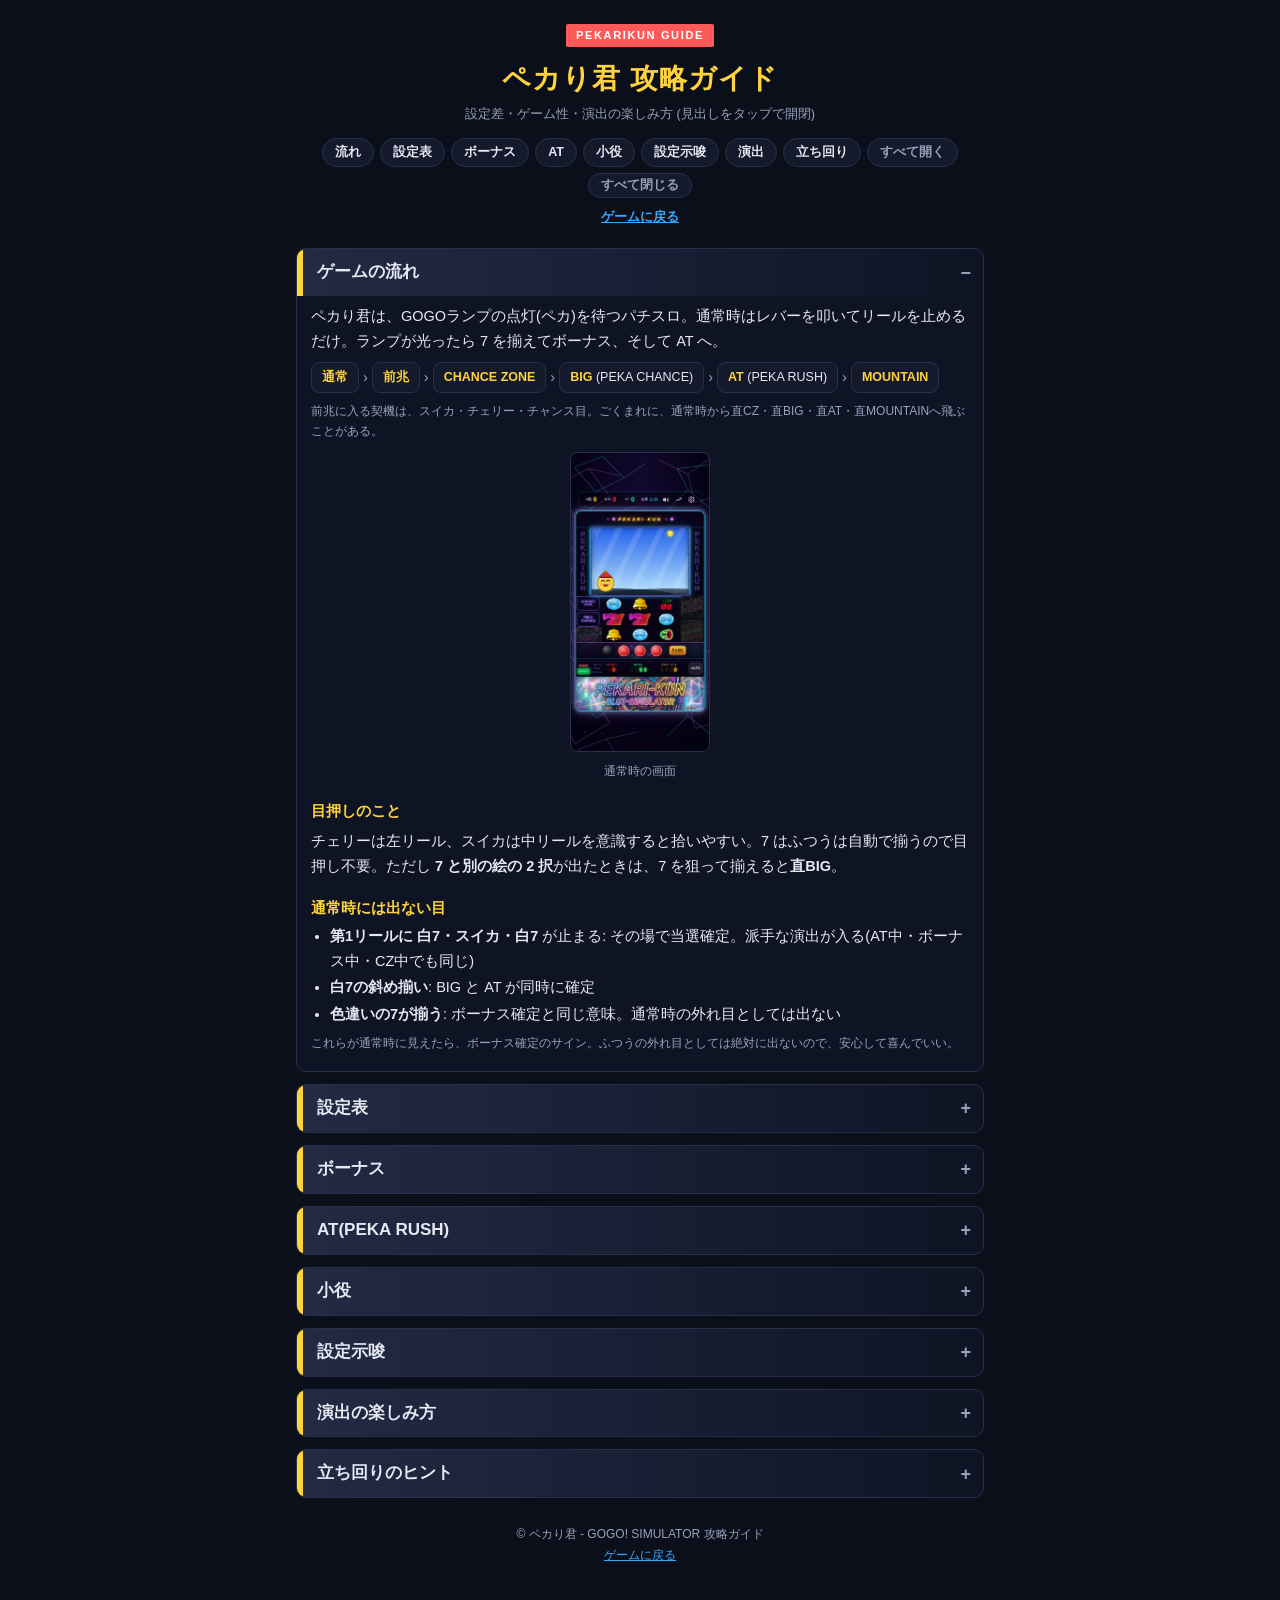
<file: guide.html>
<!DOCTYPE html>
<html lang="ja">
<head>
<meta charset="UTF-8">
<meta name="viewport" content="width=device-width, initial-scale=1">
<title>ペカり君 攻略ガイド</title>
<style>
:root{--bg:#0b0f1a;--card:#141a2b;--line:#27314d;--tx:#e6e9f2;--sub:#98a2bd;--acc:#ffd23f;--blue:#38a8ff;--red:#ff5a5a}
*{box-sizing:border-box}
body{margin:0;background:var(--bg);color:var(--tx);font-family:-apple-system,"Hiragino Sans","Noto Sans JP",sans-serif;line-height:1.7;font-size:14.5px}
.wrap{max-width:720px;margin:0 auto;padding:0 16px 40px}
header{padding:22px 0 8px;text-align:center}
header .kicker{display:inline-block;background:var(--red);color:#fff;font-weight:800;font-size:11px;letter-spacing:.15em;padding:2px 10px;border-radius:2px}
header h1{margin:8px 0 2px;font-size:28px;font-weight:900;color:var(--acc);letter-spacing:.04em}
header p{margin:0;color:var(--sub);font-size:12.5px}
nav{display:flex;flex-wrap:wrap;gap:6px;justify-content:center;margin:12px 0 6px}
nav a,nav button{color:var(--tx);text-decoration:none;border:1px solid var(--line);background:var(--card);border-radius:999px;padding:3px 12px;font-size:12.5px;font-weight:700;font-family:inherit;cursor:pointer}
nav button{color:var(--sub)}
.back{display:block;text-align:center;margin:4px 0 0}
.back a{color:var(--blue);font-size:13px;font-weight:700}
details.sec{margin-top:12px;border:1px solid var(--line);border-radius:10px;background:#0f1424;overflow:hidden}
details.sec>summary{list-style:none;cursor:pointer;font-size:17px;font-weight:900;padding:9px 12px 9px 14px;border-left:6px solid var(--acc);background:linear-gradient(90deg,#222a44,transparent);display:flex;align-items:center;justify-content:space-between}
details.sec>summary::-webkit-details-marker{display:none}
details.sec>summary::after,details.tip>summary::after,details.sub>summary::after{content:"+";color:var(--sub);font-weight:700;font-size:18px;line-height:1;margin-left:8px}
details[open]>summary::after{content:"\2212"}
.body{padding:2px 14px 12px}
h3{font-size:15px;margin:16px 0 4px;color:var(--acc);font-weight:800}
p{margin:6px 0}
.tbl{overflow-x:auto;margin:8px 0;border:1px solid var(--line);border-radius:8px}
table{border-collapse:collapse;width:100%;min-width:460px;font-size:12.5px}
th,td{padding:5px 7px;text-align:center;border-bottom:1px solid var(--line);white-space:nowrap}
th{background:#1c2440;color:var(--sub);font-weight:700}
td:first-child,th:first-child{text-align:left;position:sticky;left:0;background:#171e35}
tr:last-child td{border-bottom:0}
.note{font-size:12px;color:var(--sub)}
.fig{margin:10px 0;text-align:center}
.fig img{max-width:100%;max-height:230px;border:1px solid var(--line);border-radius:8px;background:#000}
.fig.pair,.fig.trio{display:flex;gap:6px;justify-content:center;align-items:flex-start}
.fig.pair img{width:calc(50% - 3px);max-height:none;object-fit:contain}
.fig.trio img{width:calc(33.3% - 4px);max-height:none;object-fit:contain}
.fig.tall img{max-height:300px}
.fig figcaption,.cap{font-size:11.5px;color:var(--sub);margin-top:3px;text-align:center}
details.tip,details.sub{background:var(--card);border:1px solid var(--line);border-radius:8px;margin:8px 0}
details.tip>summary,details.sub>summary{list-style:none;cursor:pointer;padding:7px 12px;font-weight:800;font-size:14px;display:flex;align-items:center}
details.tip>summary::-webkit-details-marker,details.sub>summary::-webkit-details-marker{display:none}
details.tip>summary .lbl{flex:none}
details.tip>summary .tt{flex:1}
details.tip>.in{padding:0 12px 10px;font-size:13.5px}
details.sub>summary{color:var(--acc);font-size:14.5px;background:#10162a;border-radius:8px}
details.sub>.in{padding:2px 8px 6px}
.lbl{display:inline-block;background:var(--blue);color:#06101c;font-weight:900;font-size:10.5px;padding:0 7px;border-radius:3px;margin-right:7px;white-space:nowrap}
.hot>summary .lbl{background:var(--red);color:#fff}
.cool>summary .lbl{background:#7b86a8}
ul{margin:4px 0;padding-left:19px}
li{margin:2px 0}
.flow{display:flex;flex-wrap:wrap;gap:4px;align-items:center;margin:8px 0}
.flow div{background:var(--card);border:1px solid var(--line);border-radius:8px;padding:4px 10px;font-size:12.5px}
.flow div b{color:var(--acc)}
.flow i{color:var(--sub);font-style:normal}
.col{border:2px dashed var(--line);border-radius:10px;padding:8px 12px;margin:12px 0 0;font-size:13px;color:var(--sub)}
.col b{color:var(--tx)}
footer{text-align:center;color:var(--sub);font-size:12px;margin-top:26px}
</style>
</head>
<body>
<div class="wrap">
<header>
  <span class="kicker">PEKARIKUN GUIDE</span>
  <h1>ペカり君 攻略ガイド</h1>
  <p>設定差・ゲーム性・演出の楽しみ方 (見出しをタップで開閉)</p>
  <nav>
<a href="#system">流れ</a><a href="#table">設定表</a><a href="#bonus">ボーナス</a><a href="#at">AT</a><a href="#roles">小役</a><a href="#hints">設定示唆</a><a href="#fx">演出</a><a href="#tips">立ち回り</a>
<button type="button" id="open-all">すべて開く</button><button type="button" id="close-all">すべて閉じる</button>
</nav>
  <div class="back"><a href="index.html">ゲームに戻る</a></div>
</header>

<details class="sec" id="system" open><summary>ゲームの流れ</summary><div class="body">
<p>ペカり君は、GOGOランプの点灯(ペカ)を待つパチスロ。通常時はレバーを叩いてリールを止めるだけ。ランプが光ったら 7 を揃えてボーナス、そして AT へ。</p>
<div class="flow"><div><b>通常</b></div><i>›</i><div><b>前兆</b></div><i>›</i><div><b>CHANCE ZONE</b></div><i>›</i><div><b>BIG</b> (PEKA CHANCE)</div><i>›</i><div><b>AT</b> (PEKA RUSH)</div><i>›</i><div><b>MOUNTAIN</b></div></div>
<p class="note">前兆に入る契機は、スイカ・チェリー・チャンス目。ごくまれに、通常時から直CZ・直BIG・直AT・直MOUNTAINへ飛ぶことがある。</p>
<figure class="fig tall"><img loading="lazy" src="assets/img/guide/main.png" alt="通常時の画面"><figcaption>通常時の画面</figcaption></figure>
<h3>目押しのこと</h3>
<p>チェリーは左リール、スイカは中リールを意識すると拾いやすい。7 はふつうは自動で揃うので目押し不要。ただし <b>7 と別の絵の 2 択</b>が出たときは、7 を狙って揃えると<b>直BIG</b>。</p>
<h3>通常時には出ない目</h3>
<ul>
<li><b>第1リールに 白7・スイカ・白7</b> が止まる: その場で当選確定。派手な演出が入る(AT中・ボーナス中・CZ中でも同じ)</li>
<li><b>白7の斜め揃い</b>: BIG と AT が同時に確定</li>
<li><b>色違いの7が揃う</b>: ボーナス確定と同じ意味。通常時の外れ目としては出ない</li>
</ul>
<p class="note">これらが通常時に見えたら、ボーナス確定のサイン。ふつうの外れ目としては絶対に出ないので、安心して喜んでいい。</p>
</div></details>
<details class="sec" id="table"><summary>設定表</summary><div class="body">
<p>設定は 1〜6 の 6 段階。高いほどボーナスが軽く、ATにも入りやすい。数値はシミュレーション上の目安。「ランダム」を選ぶと設定は内部で決まる。</p>
<div class="tbl"><table>
<tr><th></th><th>設定1</th><th>設定2</th><th>設定3</th><th>設定4</th><th>設定5</th><th>設定6</th></tr>
<tr><td>機械割</td><td>約100%</td><td>約103%</td><td>約106%</td><td>約110%</td><td>約115%</td><td>約120%</td></tr>
<tr><td>ボーナス(基本)※</td><td>1/772</td><td>1/745</td><td>1/724</td><td>1/673</td><td>1/639</td><td>1/623</td></tr>
<tr><td>AT突入率(低ランク)※</td><td>20%</td><td>21%</td><td>22%</td><td>23%</td><td>24%</td><td>25%</td></tr>
<tr><td>AT突入率(高ランク)※</td><td>76%</td><td>77%</td><td>79%</td><td>80%</td><td>82%</td><td>84%</td></tr>
<tr><td>ATタイプ:HEAVEN</td><td>12%</td><td>13%</td><td>14%</td><td>15%</td><td>17%</td><td>20%</td></tr>
<tr><td>ATタイプ:DEATH</td><td>4%</td><td>4%</td><td>5%</td><td>6%</td><td>7%</td><td>8%</td></tr>
<tr><td>次回:通常</td><td>56%</td><td>55%</td><td>54%</td><td>52%</td><td>50%</td><td>48%</td></tr>
<tr><td>次回:好調</td><td>29%</td><td>29%</td><td>29%</td><td>30%</td><td>30%</td><td>30%</td></tr>
<tr><td>次回:絶好調</td><td>11%</td><td>12%</td><td>12%</td><td>13%</td><td>14%</td><td>15%</td></tr>
<tr><td>次回:天国</td><td>4%</td><td>4%</td><td>5%</td><td>5%</td><td>6%</td><td>7%</td></tr>
<tr><td>222 OVER</td><td>出ない</td><td colspan="5">出る可能性あり</td></tr>
<tr><td>444 OVER</td><td colspan="3">出ない</td><td colspan="3">出る可能性あり</td></tr>
<tr><td>456 OVER</td><td colspan="4">出ない</td><td colspan="2">出る可能性あり</td></tr>
<tr><td>666 OVER</td><td colspan="5">出ない</td><td>出る可能性あり</td></tr>
</table></div>
<p class="note">※ ボーナス確率は、前兆やチェリー・スイカ・チャンス目で当たりやすくなる前の数字。実際の体感は 1/260G 前後。<br>※ BIGは200枚、REGは100枚で固定。AT突入率は枚数ではなく、内部の「当選ランク」で決まる(高ランクほど高い)。ランクが高いと、虹オーラ・白7・SUPER も出やすい。</p>
<details class="sub"><summary>遊び方のモード</summary><div class="in">
<div class="tbl"><table>
<tr><th></th><th>設定1</th><th>設定2</th><th>設定3</th><th>設定4</th><th>設定5</th><th>設定6</th></tr>
<tr><td>本気 / 遊本気</td><td>約100%</td><td>約103%</td><td>約106%</td><td>約110%</td><td>約115%</td><td>約120%</td></tr>
<tr><td>極楽 / 遊極楽</td><td>約110%</td><td>約114%</td><td>約118%</td><td>約122%</td><td>約126%</td><td>約130%</td></tr>
</table></div>
<ul><li><b>本気</b> ふつうの遊び方</li><li><b>極楽</b> ATに入りやすく、HEAVEN や DEATH も多め</li><li><b>遊</b> 当たりやすさが約2.5倍。そのかわりボーナスの枚数もATのG数も半分。演出をたくさん見たい人に</li></ul>
<p class="note">設定画面の上のボタンで切り替え。遊モードは、本気・極楽と同じ機械割になるよう調整してある。</p></div></details>
</div></details>
<details class="sec" id="bonus"><summary>ボーナス</summary><div class="body">
<ul>
<li><b>BIG BONUS(PEKA CHANCE)</b> 7 が揃う。200枚固定。突入時に液晶へ大きく「BIG BONUS」。実質ここがATの入口</li>
<li><b>REG</b> 7・7・BAR が揃う。100枚固定。REG後の約30Gは BIG に当選しやすい。まれに REG 中に BIG へ昇格(BONUS確定画面が出る)</li>
<li>AT に入らなかった(スルー)回数が増えるほど次回の AT 突入率が上がる。3 スルーで約3倍</li>
</ul>
<figure class="fig pair"><img loading="lazy" src="assets/img/guide/big.png" alt="BIG BONUS"><img loading="lazy" src="assets/img/guide/result.png" alt="結果画面"></figure>
<p class="cap">左: BIG BONUS 突入 / 右: 結果画面</p>
<figure class="fig tall"><img loading="lazy" src="assets/img/guide/chance.png" alt="ボーナス中"><figcaption>ボーナス中。押し順ナビに従ってベルを揃える</figcaption></figure>
<h3>画面のふちのオーラ</h3>
<p>ボーナス中は、ふちが 白 → 青 → 黄 → 緑 → 赤 → 金 → 虹 の順に色づき、期待が高まる。白のまま終わっても AT に入ることはある。赤以上なら期待、虹は AT 確定。</p>
<h3>BIG中のレア役とサンド目</h3>
<ul><li>レア役: 無条件でオーラ LEVEL UP。強いレア役は 2 段階 UP</li><li>サンド目(バー・チェリー・バー)を揃える: 一発で PEKA RUSH 確定。SUPER にも優遇される</li></ul>
<h3>最終ゲームの JUDGEMENT</h3>
<p>最終ゲームは「レバーを叩け！！！」。レバーを叩いた結果で、AT 当選かハズレかが決まる。文字の色が期待度。</p>
<div class="tbl"><table><tr><th>白</th><th>赤</th><th>金</th><th>虹</th></tr><tr><td>通常</td><td>80%以上</td><td>96%以上・AT性能良</td><td>100%・AT性能最高</td></tr></table></div>
<figure class="fig"><img loading="lazy" src="assets/img/guide/judge.png" alt="JUDGEMENT"><figcaption>レバーを叩け。当選なら BONUS 確定の画像、ハズレなら液晶が割れる</figcaption></figure>
</div></details>
<details class="sec" id="at"><summary>AT(PEKA RUSH)</summary><div class="body">
<p>AT 中は、ベル・チェリー・スイカでゲーム数の上乗せが狙える。PUSH ボタンが出たら押したくなるはず。</p>
<ul>
<li><b>PEKA RUSH</b> ふつうのAT。<b>HEAVEN</b> は出玉も上乗せも多め、<b>DEATH</b> はごく稀にとんでもない枚数になる</li>
<li><b>SUPER</b> PEKA RUSH SUPER / HEAVEN SUPER / DEATH SUPER。純増が多い。押し順ナビの第1停止が 7(色もタイプに合わせる)。ふつうの AT はベル 11 枚、SUPER は 15 枚</li>
<li>白7・虹オーラ・高ランク・サンド目などが SUPER の出やすい条件</li>
</ul>
<figure class="fig pair"><img loading="lazy" src="assets/img/guide/navi_red.png" alt="赤ナビ"><img loading="lazy" src="assets/img/guide/navi_purple.png" alt="紫ナビ"></figure>
<p class="cap">赤のナビ(チェリー絡み) / 紫のナビ(スイカ絡み。ここは期待大)</p>
<h3>ポイントメーターと上乗せバトル</h3>
<p>AT 中は、液晶の右上に 10 個のメーター。レア役で必ず +1P、強レア役で +2P 以上。AT 中にサンド目を揃えると、G数の上乗せに加えて +3P 以上。10 個たまると<b>上乗せバトル</b>が始まる。</p>
<ul><li>10G 以内に敵のHPを0にすれば、G数を上乗せ。役ごとにダメージが入る: ベル・リプレイ 1 / 弱レア役 2 / 強レア役 3 / サンド目 4 / ハズレ 0</li><li>開始時に説明が出る。液晶のメーターの横の「?」を押すと、もう一度見られる。バトル中は画面に敵が出て、ダメージの数字が飛ぶ</li><li>敵は 5 種類。期待度は ★1〜★5 で、高いほど倒しやすい</li><li>開始時の背景色でも期待度が分かる。青 ＜ 黄 ＜ 緑 ＜ 赤 ＜ 紫</li><li>星と背景色が食い違うことがある。★1なのに紫背景なら熱い</li></ul>
<figure class="fig pair"><img loading="lazy" src="assets/img/guide/meter.png" alt="ポイントメーター"><img loading="lazy" src="assets/img/guide/battle.png" alt="上乗せバトル"></figure>
<p class="cap">左: ポイントメーター / 右: バトル開始(★1なのに紫背景)</p>
<h3>PEKA! PEKA! MOUNTAIN!</h3>
<p>AT 中に当たると、ゾーンに突入。5〜10 ゲームのあいだ毎ゲーム PUSH のチャンス。ロゴの色(青 / 緑 / 金 / 虹)が勝負どころを知らせる。終了時には、上乗せの合計がでかでかと出る。</p>
<figure class="fig pair"><img loading="lazy" src="assets/img/guide/aura.png" alt="ゾーン"><img loading="lazy" src="assets/img/guide/push.png" alt="PUSH"></figure>
<p class="cap">左: ゾーン中 / 右: PUSH ボタン。押した瞬間に結果が分かる</p>
</div></details>
<details class="sec" id="roles"><summary>小役</summary><div class="body">
<p>チェリー、スイカ、チャンス目には、それぞれ弱と強がある。強いほど、ボーナスにつながりやすく、AT 中の上乗せも多くなりやすい。</p>
<ul>
<li><b>弱チェリー</b> 左リール上段か下段にチェリー</li>
<li><b>強チェリー</b> 左リール中段にチェリー</li>
<li><b>弱スイカ</b> 左上から右下の斜めに揃うスイカ。第1リール上段に止まったときだけ</li>
<li><b>強スイカ</b> 上段に横に揃うスイカ。第1リール上段に止まったときだけで、中リールを狙う必要がある</li>
<li><b>弱チャンス目</b> 中段にリプレイ・リプレイ・ベル。揃わない形</li>
<li><b>強チャンス目</b> 第1リール上段・第2リール中段・第3リール中段にスイカ。揃わない形で、期待が大きい</li>
</ul>
<p class="note">AT 中は、強チェリーと強スイカで上乗せが決まりやすい。弱でもうまくいくことはある。</p>
</div></details>
<details class="sec" id="hints"><summary>設定示唆</summary><div class="body"><details class="tip hot"><summary><span class="lbl">OVER</span><span class="tt">「222」が出たら</span></summary><div class="in">ボーナスから結果画面までの獲得枚数が、ある数字に届いた瞬間に出る OVER 表示。<b>222</b> が出たなら、設定 1 ではない可能性が高まる。出る頻度は少なめ。</div></details><details class="tip hot"><summary><span class="lbl">OVER</span><span class="tt">「444」「456」なら</span></summary><div class="in"><b>444</b> は設定 4 以上に期待。<b>456</b> が出たら、設定 5 以上がグッと近づく。</div></details><details class="tip hot"><summary><span class="lbl">OVER</span><span class="tt">「666」が出現したら</span></summary><div class="in">設定 6 の可能性が。ごく稀。<span class="note">250 / 500 / 750 / 1000 などは、ただの通過点で設定とは関係ない。</span></div></details><details class="tip "><summary><span class="lbl">結果画面</span><span class="tt">トロフィーの色</span></summary><div class="in">結果画面のトロフィーは、銅・銀・金・青・赤・虹と色が変わり、おおむね設定 1〜6 に対応。金以上は設定 3 以上に期待、赤なら設定 5 以上、虹なら設定 6 の香り。見せかけの低い色が出ることもあるので、1 回だけで判断しないのがコツ。回転数が増えるほど本当の設定に寄ってくる。</div></details><details class="tip "><summary><span class="lbl">サイドランプ</span><span class="tt">左右のペカランプ</span></summary><div class="in">ボーナスや AT の終了後、すぐにペカると、筐体の左右のランプが光ることがある。「連チャン」のサインかもしれない。</div></details><details class="tip "><summary><span class="lbl">次回示唆</span><span class="tt">AT終了後の「弱・中・強・激アツ」</span></summary><div class="in">AT が終わると、結果画面で次回モードを匂わせる。激アツなら次回に期待。ただし、3 割くらいは少し意地悪。</div></details></div></details>
<details class="sec" id="fx"><summary>演出の楽しみ方</summary><div class="body"><details class="sub"><summary>前兆・CHANCE ZONE・潜伏</summary><div class="in"><details class="tip "><summary><span class="lbl">前兆</span><span class="tt">ランプ・ステージ・連続演出</span></summary><div class="in">ボーナスに当選しても、すぐには光らないことがある。そのあいだ液晶は橙色の前兆ステージになり、毎ゲーム「STORY 1/5」のように進む。ガセ前兆もあるので、本物かどうかは最後まで分からない。前兆はスイカ・チェリー・チャンス目から始まる。</div></details><details class="tip hot"><summary><span class="lbl">潜伏</span><span class="tt">前兆に行かないボーナス</span></summary><div class="in">前兆なしでボーナスに当選すると、すぐにはランプが光らず、8〜12G のあいだ「通常時には出ない矛盾した目」が出ることがある。2 択なのに 2 択以外が揃う / 白7・スイカ・白7 / サンド目 / 色違いの7揃い。この矛盾が続いたら、ボーナス確定のサイン。最後のゲームでランプが光る。</div></details><details class="tip "><summary><span class="lbl">サンド目</span><span class="tt">通常時はほとんど出ない</span></summary><div class="in">通常時のサンド目は、ボーナスフラグが立っていて、まだランプが光る前のときだけ。GOGO ランプが光ったあとは、サンド目も液晶の GOGO 演出も出ない。7 を何ゲームも揃えられないときは、液晶に 7(色つき)が出て教えてくれる。</div></details><details class="tip "><summary><span class="lbl">CHANCE ZONE</span><span class="tt">レア役のあとの6G</span></summary><div class="in">強レア役はほぼ確実に、弱レア役もときどき、6G のチャンスゾーンに入る。ボーナスに当たりやすく、液晶に「CHANCE ZONE 残りG」。<br><b>成功</b>＝6G 以内に当選(前兆に入った時点でボーナス確定)。<b>HOLD</b>＝連続演出が出たゲームはゾーンのゲーム数を消化しない。まれに CZ 0G で当たっていなければ「LOOP!!!!」と出て最初からやり直し、当たるまで繰り返す「むげんLOOP」になる。</div></details><details class="tip "><summary><span class="lbl">連続演出</span><span class="tt">ストーリーが進むほど熱い</span></summary><div class="in">「連続演出 ●●○」と何話目かが表示され、話が進むほど示唆が派手になる。本物でも偽物でも同じ流れ。ガセの最後は灰色の「ハズレ」。</div></details><details class="tip "><summary><span class="lbl">ハズレ矛盾</span><span class="tt">気づく人だけが気づく</span></summary><div class="in">ハズレなのに強い予告と弱い予告がちぐはぐに出ることがある。何かが決まっているサインかも。ランプが光るのは、数ゲーム先になることもある。</div></details><details class="tip "><summary><span class="lbl">救済</span><span class="tt">ハマり中のサポート</span></summary><div class="in">通常時にボーナスが 250G 以上当たらないと、当選確率が少しずつ上がる(最大4倍)。</div></details><details class="tip "><summary><span class="lbl">ステージ</span><span class="tt">昼・夕・夜</span></summary><div class="in">通常時の背景は昼・夕・夜と変わる。ボーナスや AT のあとの当たりやすさをにおわせることがあるが、ガセもある。</div></details></div></details><details class="sub"><summary>液晶と示唆</summary><div class="in"><details class="tip "><summary><span class="lbl">PUSH</span><span class="tt">常設PUSH ボタンと液晶のPUSH</span></summary><div class="in">停止ボタンの右にいつもあるPUSHボタンは、特定の場面で押すと、液晶左右のランプが虹色に光ってボーナス系が先ばれする。特に CZ・BIG 中、LEVEL UP のときに効く。液晶に出るPUSHは、第2停止から押せる。押すと結果が出る(役の図柄 / CHANCE ZONE / ボーナス濃厚 / 灰色のハズレ)。</div></details><details class="tip "><summary><span class="lbl">液晶</span><span class="tt">リールの上の小さな画面</span></summary><div class="in">昼から夕方、夜へと空の色が移り、流れ星や UFO、ロケット、気球、虹などが通り過ぎる。色が青から緑、赤、金へ変わるほど期待。飛来物はすべて何かの示唆で、勝手には出ない。</div></details><details class="tip "><summary><span class="lbl">役の示唆</span><span class="tt">飛来物と図柄</span></summary><div class="in">クジラ=スイカ / 風船=ベル / 雲=リプレイ / 鳥=チェリー / UFO=チャンス目。図柄が出たら、その役が成立している(ボーナス確定中はハズレ目でも出る)。出る場面は 回転前 / 回転中 / 第1停止 / 第2停止 / 第3停止後 の 5 通り。</div></details><details class="tip "><summary><span class="lbl">ボーナス示唆</span><span class="tt">星・ロケット・宝箱</span></summary><div class="in">流れ星=★ / ロケット・花火=★★ / 目・宝箱・虹=★★★(集中線)。ボーナスか CHANCE ZONE の示唆。ハズレのときは灰色のペカり君マーク「ハズレ」。</div></details><details class="tip "><summary><span class="lbl">天候</span><span class="tt">雨 → 豪雨 → 雷</span></summary><div class="in">停止ボタンを押すたびに発展。<b>雷+ひび割れまで行ったらボーナスか CHANCE ZONE 確定</b>。雨・豪雨で止まったら何も確定しない。</div></details><details class="tip "><summary><span class="lbl">ドンドンドン</span><span class="tt">揺れの回数</span></summary><div class="in">停止ボタンごとに 1 回ずつ「DON」と揺れる。第1停止から連続し、第3停止でも出たら発展。1 回=示唆(弱) / 2 回=示唆(中) / 3 回=発展(強い示唆が必ず出る)。ボーナス中は、3 回そろうとオーラ昇格が確定。</div></details><details class="tip "><summary><span class="lbl">サイドランプ</span><span class="tt">虹色</span></summary><div class="in">ランプが虹色に光ると、BONUS 系の先ばれ。PUSH ボタンで光らせることもできる。</div></details><details class="tip "><summary><span class="lbl">押し順ナビ</span><span class="tt">先頭だけ・スイカチェリー</span></summary><div class="in">ボーナス中のナビは、3 つ全部が出る日も、最初の 1 つだけの日もある。1 つ目さえ合っていれば残りは自由。スイカ・チェリー確定のナビは必ず左リールから。サンド目は中リールから(左右は薄暗くなる)。</div></details><details class="tip "><summary><span class="lbl">演出液晶</span><span class="tt">筐体上部の表示</span></summary><div class="in">いまのゲーム種類(PEKA CHANCE!・CHANCE ZONE・PEKA PEKA MOUNTAIN!・PEKA RUSH・HEAVEN・DEATH)が出る。HEAVEN 中は金と空色、DEATH 中は赤黒に画面全体が変わる。</div></details></div></details><details class="sub"><summary>予告</summary><div class="in"><details class="tip "><summary><span class="lbl">通常時の予告</span><span class="tt">カットイン・ステップ・会話・暗転</span></summary><div class="in">ペカり君のカットインは青、赤、金の順に期待が高まる。ステップアップは最後まで進めば金のカットイン。会話や暗転は、気分を盛り上げるだけの場合もある。</div></details><details class="tip "><summary><span class="lbl">子役の予告</span><span class="tt">たくさんの種類</span></summary><div class="in">通常時の予告は、パレード、ボタン、ルーレット、タイマー、画面割れ、雨と虹、コインの落下、メーター、おみくじ、ランプの点灯など。金や赤、「大吉」が出たら期待していい。レア役の前にも出る。</div></details><details class="tip "><summary><span class="lbl">ペカり方</span><span class="tt">ランプの光り方</span></summary><div class="in">通常・遅れ・ガクンなどのパターン。派手なほど良いことがあるかも。ごく稀に画面が止まる「フリーズ」も。</div></details><details class="tip "><summary><span class="lbl">連続演出</span><span class="tt">リールが止まったと思ったら</span></summary><div class="in">止まったはずのリールがもう一度回り出すことがある。2 連、3 連と続くと期待が高まる。</div></details><details class="tip hot"><summary><span class="lbl">逆転</span><span class="tt">ガッカリのあとに</span></summary><div class="in">カットインが灰色になったり、ステップが途中で止まったり。残念…と思わせて、リールが止まったあとに画面が暗転して、いきなり PEKA!! と光ることがある。ボーナス終了と思いきや AT に入る「どんでん返し」もある。</div></details><details class="tip "><summary><span class="lbl">取りこぼし</span><span class="tt">小役を外したら</span></summary><div class="in">チェリーやスイカを外すと取りこぼし演出。ちょっぴり悔しくなるための演出。</div></details><details class="tip "><summary><span class="lbl">2択</span><span class="tt">7とほかの絵</span></summary><div class="in">「7 と BELL」のように 2 つの絵が出る 2 択がある。結果は 2 つのうちどちらか。7 が揃えば直 BIG。ただし、出た 2 つのどちらでもない目が止まることもある(その場合は潜伏のサインかも)。</div></details></div></details><details class="sub"><summary>ボーナス・AT 中の演出</summary><div class="in"><details class="tip "><summary><span class="lbl">ボーナス・AT中</span><span class="tt">コンボとミッション</span></summary><div class="in">AT中、ベルが続くとコンボが積み上がり、5、10、20…と節目で画面が盛り上がる。小さなミッションが出ることもあり、達成するとコインが降る。</div></details><details class="tip "><summary><span class="lbl">マウンテン</span><span class="tt">山を登るゲージ</span></summary><div class="in">PEKA! PEKA! MOUNTAIN! の間は、画面の下で小さな光が山を登っていく。</div></details><details class="tip "><summary><span class="lbl">ZONE END</span><span class="tt">上乗せの合計</span></summary><div class="in">MOUNTAIN が終わると、ゾーンで上乗せしたゲーム数の合計が画面いっぱいに出る。数字が大きいほど色も派手。</div></details><details class="tip "><summary><span class="lbl">ベル・リプレイ</span><span class="tt">通常時の小さな楽しみ</span></summary><div class="in">ベルやリプレイが続くと液晶がにぎやかになる。3 連続、6 連続で特別な表示。</div></details><details class="tip "><summary><span class="lbl">コイン</span><span class="tt">ベルに合わせて降るコイン</span></summary><div class="in">ボーナスや AT 中にベルが揃うとコインが降る。押し順を守れていれば、しっかり降る。</div></details><details class="tip "><summary><span class="lbl">AT中</span><span class="tt">レア役と上乗せ</span></summary><div class="in">レア役は上乗せのチャンス。強いほど上乗せも多くなりやすい。ポイントもたまる(AT の項を参照)。</div></details></div></details><details class="sub"><summary>記録・設定まわり</summary><div class="in"><details class="tip "><summary><span class="lbl">記録</span><span class="tt">トロフィー・ミッション・ランキング</span></summary><div class="in">演出や称号を見た回数に応じて、銅・銀・金のトロフィー。経験値でレベルが上がり、毎日のミッションや連続プレイ日数も。ランキングはこの端末内の記録。「記録」ボタンから。</div></details><details class="tip "><summary><span class="lbl">称号</span><span class="tt">集める楽しみ</span></summary><div class="in">いろいろな出来事で称号が獲得できる。「称号」ボタンから一覧が見られる。</div></details><details class="tip "><summary><span class="lbl">小ネタ</span><span class="tt">キリ番、ささやき、衣装</span></summary><div class="in">ゲーム数がゾロ目や 100G 刻みになると表示が出る。ごくまれに小さな声が聞こえたり、画面がモノクロになったり。衣装は曜日で変わるらしい。設定が高いと隅から顔を出しやすいかも。</div></details><details class="tip "><summary><span class="lbl">ウェイト</span><span class="tt">回転の間隔</span></summary><div class="in">レバーを続けて叩いても、1 ゲームは約 4.1 秒ぶん待たされる。設定の「演出」から短縮やなしにも変えられる。振動、通常時の BGM、軽量モードもここで選べる。</div></details></div></details><div class="col"><b>編集部より</b><br>演出の濃さや示唆は「そうかもしれない」の積み重ね。1 回の結果で一喜一憂せず、長く遊ぶなかで気づく楽しさを味わってほしい。</div></div></details>
<details class="sec" id="tips"><summary>立ち回りのヒント</summary><div class="body">
<ul>
<li>まずは設定 4 前後(初期設定)で、ひととおりの流れを体験する</li>
<li>慣れたら「ランダム」にして、示唆を頼りに設定を推理してみる</li>
<li>OVER やトロフィーは、1 回ではなく複数回の傾向で見る</li>
<li>矛盾した目や、通常時に出ない目が出たら、ボーナス確定のサイン</li>
<li>ナビが出たら素直に従う。押し順のミスは意外と痛い</li>
</ul>
<p class="note">※ 本ガイドは非公式の遊び心ある読み物です。数値や挙動は、バージョンアップで変わる場合があります。</p>
</div></details>

<footer>&copy; ペカり君 - GOGO! SIMULATOR 攻略ガイド<br><a href="index.html" style="color:var(--blue)">ゲームに戻る</a></footer>
</div>
<script>
(function(){
  var secs=[].slice.call(document.querySelectorAll('details'));
  function openHash(){var h=location.hash.slice(1); if(!h) return; var el=document.getElementById(h); if(el&&el.tagName==='DETAILS'){el.open=true; el.scrollIntoView();}}
  [].forEach.call(document.querySelectorAll('nav a'),function(a){a.addEventListener('click',function(){var el=document.querySelector(a.getAttribute('href')); if(el){el.open=true; setTimeout(function(){el.scrollIntoView({behavior:'smooth'});},0);}});});
  document.getElementById('open-all').onclick=function(){secs.forEach(function(d){d.open=true;});};
  document.getElementById('close-all').onclick=function(){secs.forEach(function(d){d.open=false;});};
  window.addEventListener('hashchange',openHash); openHash();
})();
</script>
</body>
</html>
</file>
